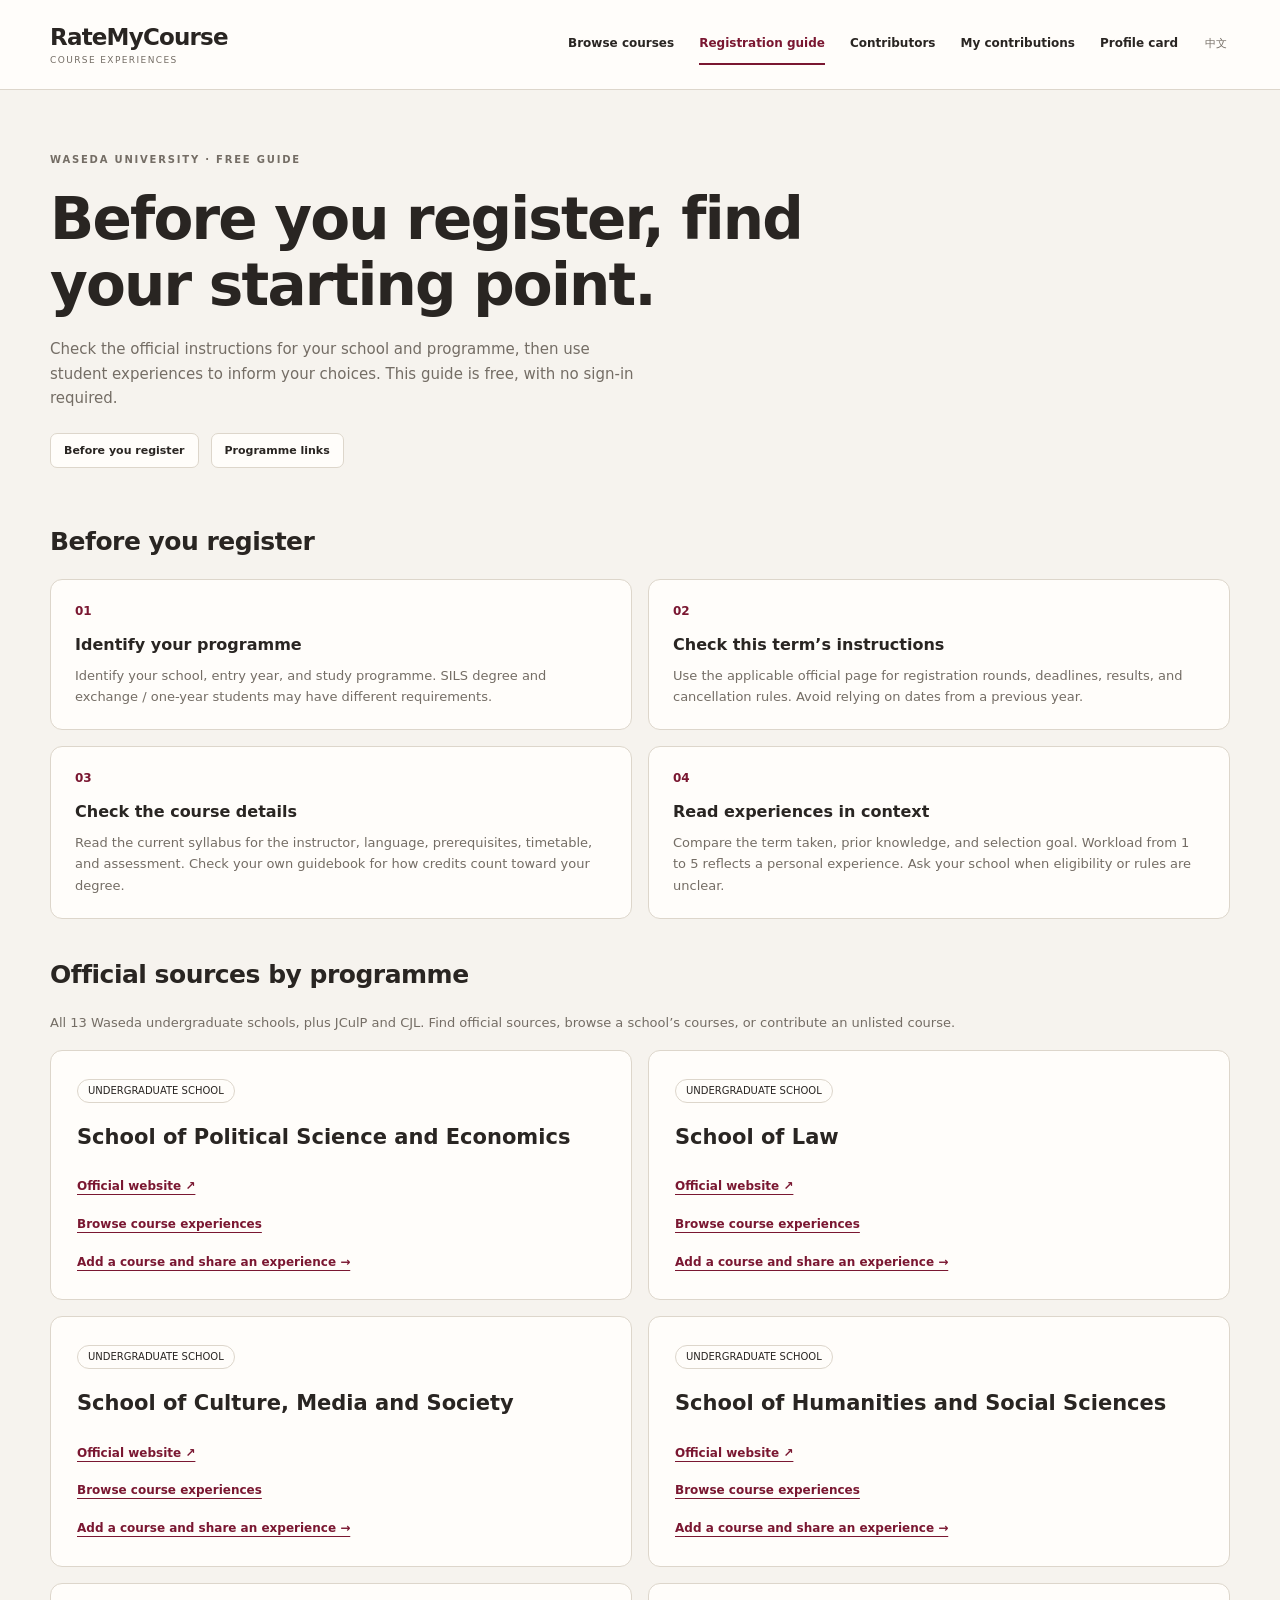
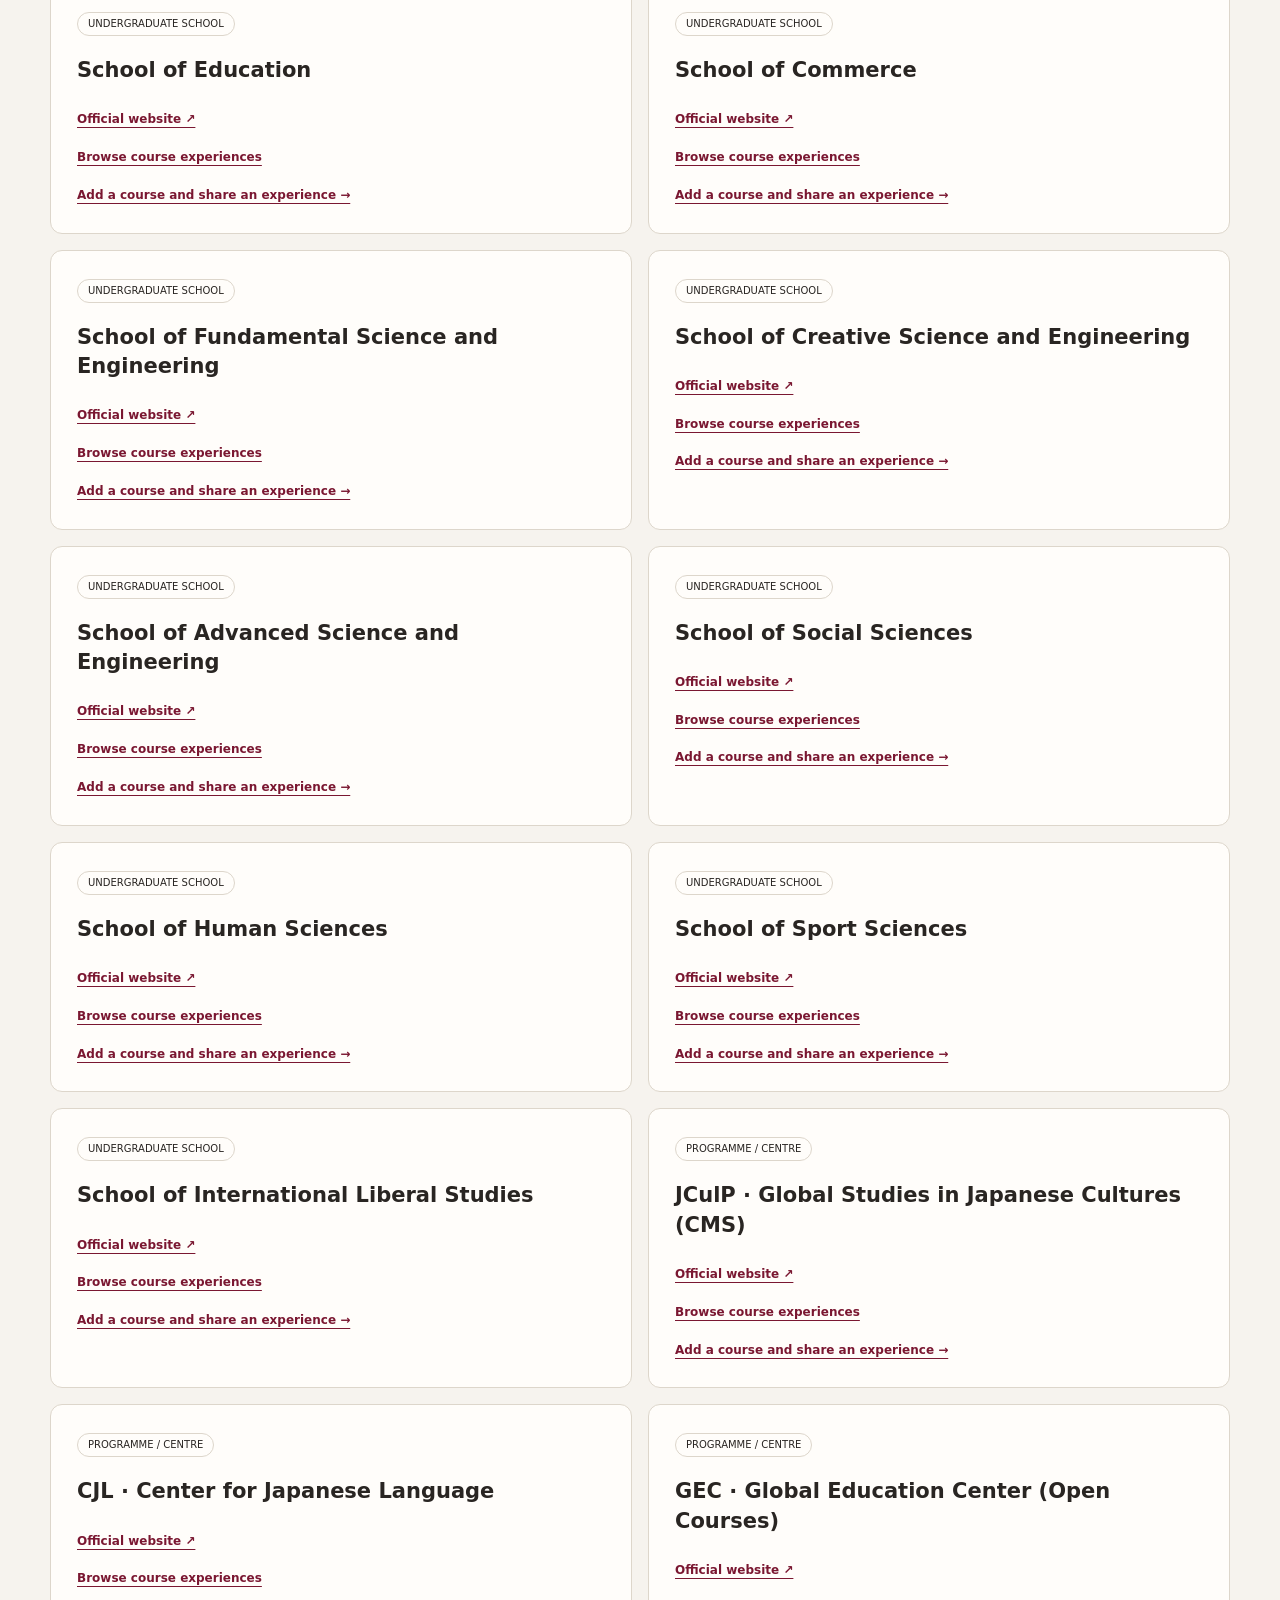
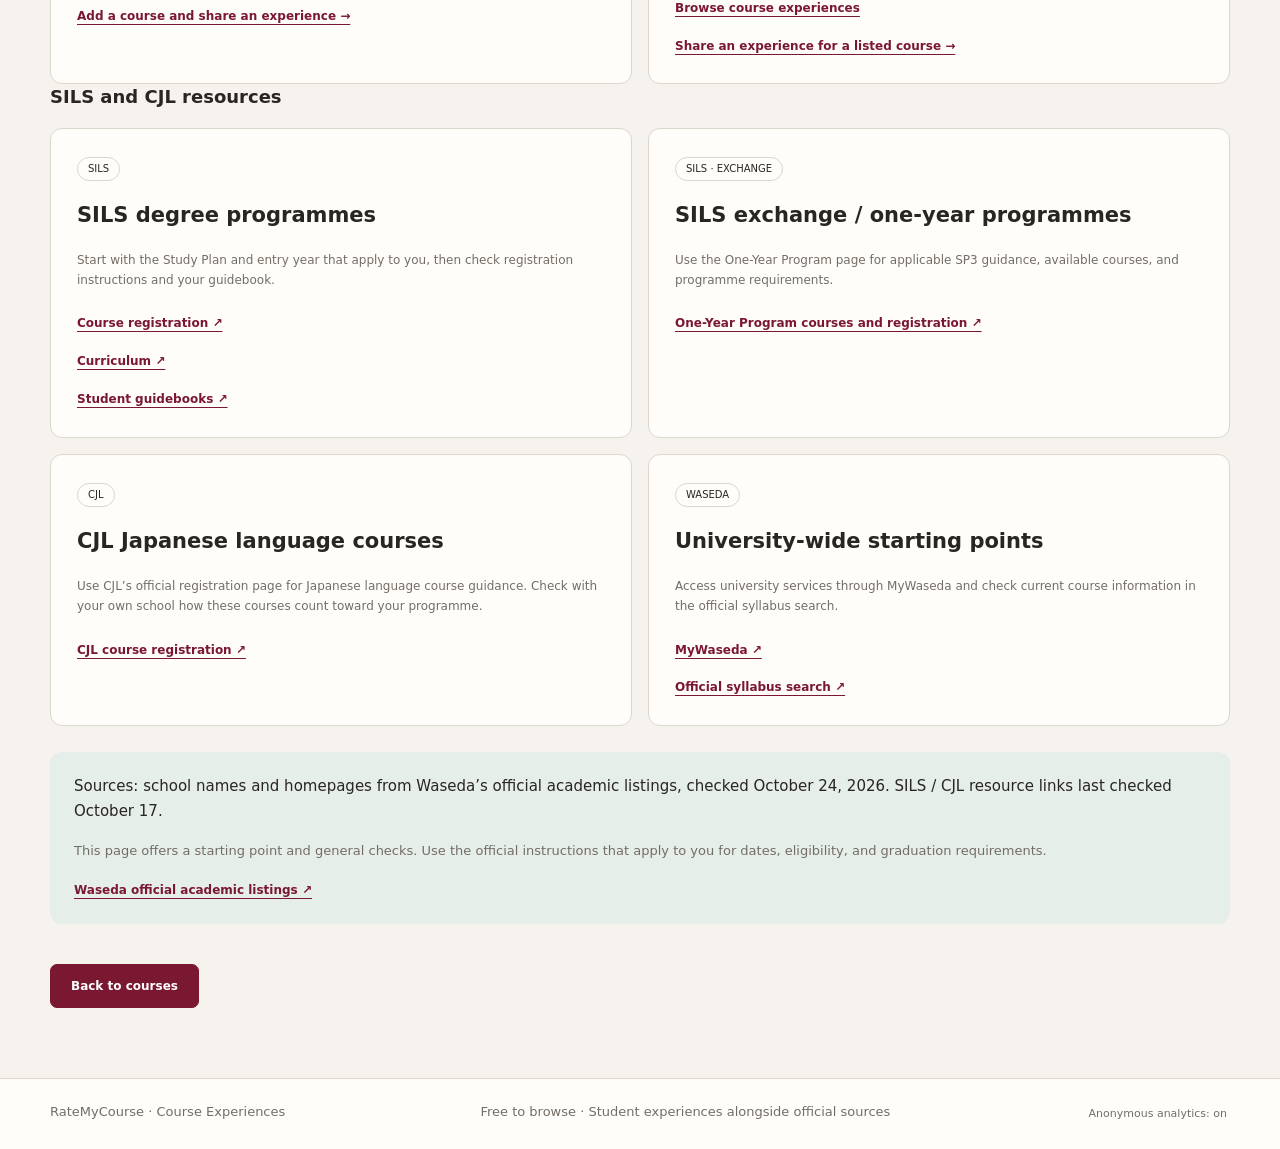
<file: guide.html>
<!doctype html>
<html lang="en">
<head>
  <meta charset="utf-8">
  <meta name="viewport" content="width=device-width, initial-scale=1">
  <meta name="description" content="A free Waseda course registration guide for all 13 undergraduate schools, JCulP and CJL, with official sources.">
  <title>Registration guide · RateMyCourse</title>
  <link rel="stylesheet" href="src/site/workspace.css?v=20261101-architecture-1">
  <script type="module" src="src/site/guide.js?v=20261101-architecture-1"></script>
</head>
<body class="guide-page">

<a class="skip" href="#main" data-zh="跳到主要内容" data-en="Skip to main content">Skip to main content</a>
<header class="site-header"><a class="brand" href="./#/browse" aria-label="RateMyCourse"><span>RateMyCourse<small>Course experiences</small></span></a><nav aria-label="RateMyCourse">
<a href="./#/browse" data-zh="课程浏览" data-en="Browse courses">Browse courses</a><a href="guide.html" aria-current="page" data-zh="选课指南" data-en="Registration guide">Registration guide</a><a href="./#/browse?section=contributors" data-zh="分享者" data-en="Contributors">Contributors</a><a href="./#/mine" data-zh="我的投稿" data-en="My contributions">My contributions</a><a href="./#/profile" data-zh="个人名片" data-en="Profile card">Profile card</a>
</nav><div class="community-actions"><button class="quiet" id="language-toggle" type="button" hidden>中文</button></div></header><main class="page shell" id="main" tabindex="-1"><section class="guide-intro"><p class="eyebrow">WASEDA UNIVERSITY · FREE GUIDE</p>
<h1  data-zh="选课前，先找到正确的入口。" data-en="Before you register, find your starting point.">Before you register, find your starting point.</h1>
<p class="subtext" data-zh="按自己的学部与项目核对官方说明，再结合修课体验做选择。本指南免费，无需登录。" data-en="Check the official instructions for your school and programme, then use student experiences to inform your choices. This guide is free, with no sign-in required.">Check the official instructions for your school and programme, then use student experiences to inform your choices. This guide is free, with no sign-in required.</p>
<div class="guide-jumps">
<a class="button secondary compact" href="#checklist" data-zh="选课前检查" data-en="Before you register">Before you register</a>
<a class="button secondary compact" href="#programmes" data-zh="学部／项目入口" data-en="Programme links">Programme links</a>
</div></section><section class="guide-section" id="checklist">
<h2  data-zh="选课前检查" data-en="Before you register">Before you register</h2>
<ol class="guide-checklist">
<li>
<h3  data-zh="确认自己的项目" data-en="Identify your programme">Identify your programme</h3>
<p  data-zh="区分学部、入学年份与学习项目。SILS 学位生与交换／一年项目的要求可能不同。" data-en="Identify your school, entry year, and study programme. SILS degree and exchange / one-year students may have different requirements.">Identify your school, entry year, and study programme. SILS degree and exchange / one-year students may have different requirements.</p>
</li>
<li>
<h3  data-zh="查看本学期注册说明" data-en="Check this term’s instructions">Check this term’s instructions</h3>
<p  data-zh="从适用的官方页面查看注册轮次、截止时间、结果公布和取消规则；不要沿用往年的日期。" data-en="Use the applicable official page for registration rounds, deadlines, results, and cancellation rules. Avoid relying on dates from a previous year.">Use the applicable official page for registration rounds, deadlines, results, and cancellation rules. Avoid relying on dates from a previous year.</p>
</li>
<li>
<h3  data-zh="核对课程是否适用" data-en="Check the course details">Check the course details</h3>
<p  data-zh="在当学期 Syllabus 中核对教师、语言、先修要求、时间和考核；学分如何计入毕业要求，请查看自己的 Guidebook。" data-en="Read the current syllabus for the instructor, language, prerequisites, timetable, and assessment. Check your own guidebook for how credits count toward your degree.">Read the current syllabus for the instructor, language, prerequisites, timetable, and assessment. Check your own guidebook for how credits count toward your degree.</p>
</li>
<li>
<h3  data-zh="带着背景阅读体验" data-en="Read experiences in context">Read experiences in context</h3>
<p  data-zh="比较作者的修读学期、基础与选课目标。Workload 1–5 是个人投入感受；具体资格或规则不清楚时，向所属学部确认。" data-en="Compare the term taken, prior knowledge, and selection goal. Workload from 1 to 5 reflects a personal experience. Ask your school when eligibility or rules are unclear.">Compare the term taken, prior knowledge, and selection goal. Workload from 1 to 5 reflects a personal experience. Ask your school when eligibility or rules are unclear.</p>
</li>
</ol></section><section class="guide-section" id="programmes">
<h2  data-zh="按学部／项目查看官方资料" data-en="Official sources by programme">Official sources by programme</h2>
<p class="small" data-zh="涵盖早稻田全部 13 个本科学部，另保留 JCulP 与 CJL。可查看官方资料、浏览本学部课程，或添加尚未收录的课程体验。" data-en="All 13 Waseda undergraduate schools, plus JCulP and CJL. Find official sources, browse a school’s courses, or contribute an unlisted course.">All 13 Waseda undergraduate schools, plus JCulP and CJL. Find official sources, browse a school’s courses, or contribute an unlisted course.</p>
<div class="guide-grid" id="school-directory"></div>
<h3 data-zh="SILS 与 CJL 专项资料" data-en="SILS and CJL resources">SILS and CJL resources</h3>
<div class="guide-grid">
<article><span class="pill">SILS</span>
<h3  data-zh="SILS 学位项目" data-en="SILS degree programmes">SILS degree programmes</h3>
<p  data-zh="先核对适用的 Study Plan 与入学年份，再查看注册说明和个人 Guidebook。" data-en="Start with the Study Plan and entry year that apply to you, then check registration instructions and your guidebook.">Start with the Study Plan and entry year that apply to you, then check registration instructions and your guidebook.</p>
<ul class="guide-links">
<li><a class="text-link" href="https://www.waseda.jp/fire/sils/en/students/registration/" target="_blank" rel="noreferrer" data-zh="课程注册 ↗" data-en="Course registration ↗">Course registration ↗</a></li>
<li><a class="text-link" href="https://www.waseda.jp/fire/sils/en/about/curriculum/" target="_blank" rel="noreferrer" data-zh="Curriculum 课程体系 ↗" data-en="Curriculum ↗">Curriculum ↗</a></li>
<li><a class="text-link" href="https://www.waseda.jp/fire/sils/en/students/studyguide/" target="_blank" rel="noreferrer" data-zh="学生 Guidebook ↗" data-en="Student guidebooks ↗">Student guidebooks ↗</a></li>
</ul></article>
<article><span class="pill">SILS · EXCHANGE</span>
<h3  data-zh="SILS 交换／一年项目" data-en="SILS exchange / one-year programmes">SILS exchange / one-year programmes</h3>
<p  data-zh="使用 One-Year Program 的专属入口，核对 SP3 等适用说明、开放课程与项目要求。" data-en="Use the One-Year Program page for applicable SP3 guidance, available courses, and programme requirements.">Use the One-Year Program page for applicable SP3 guidance, available courses, and programme requirements.</p>
<ul class="guide-links">
<li><a class="text-link" href="https://www.waseda.jp/fire/sils/en/oneyear/registration/" target="_blank" rel="noreferrer" data-zh="交换／一年项目课程与注册 ↗" data-en="One-Year Program courses and registration ↗">One-Year Program courses and registration ↗</a></li>
</ul></article>
<article><span class="pill">CJL</span>
<h3  data-zh="CJL 日语课程" data-en="CJL Japanese language courses">CJL Japanese language courses</h3>
<p  data-zh="通过 CJL 官方注册入口查看日语课程说明；课程是否计入所属项目，仍需核对本学部要求。" data-en="Use CJL’s official registration page for Japanese language course guidance. Check with your own school how these courses count toward your programme.">Use CJL’s official registration page for Japanese language course guidance. Check with your own school how these courses count toward your programme.</p>
<ul class="guide-links">
<li><a class="text-link" href="https://www.waseda.jp/inst/cjl/en/students/registration/" target="_blank" rel="noreferrer" data-zh="CJL 课程注册 ↗" data-en="CJL course registration ↗">CJL course registration ↗</a></li>
</ul></article>
<article><span class="pill">WASEDA</span>
<h3  data-zh="全校通用入口" data-en="University-wide starting points">University-wide starting points</h3>
<p  data-zh="通过 MyWaseda 进入校内服务，并使用官方 Syllabus 搜索核对当学期课程。" data-en="Access university services through MyWaseda and check current course information in the official syllabus search.">Access university services through MyWaseda and check current course information in the official syllabus search.</p>
<ul class="guide-links">
<li><a class="text-link" href="https://my.waseda.jp/" target="_blank" rel="noreferrer" data-zh="MyWaseda ↗" data-en="MyWaseda ↗">MyWaseda ↗</a></li>
<li><a class="text-link" href="https://www.wsl.waseda.jp/syllabus/JAA101.php?pLng=en" target="_blank" rel="noreferrer" data-zh="官方 Syllabus 搜索 ↗" data-en="Official syllabus search ↗">Official syllabus search ↗</a></li>
</ul></article>
</div><aside class="guide-note">
<p  data-zh="来源：学部名单及学部官网来自早稻田大学官方学部一览，核对于 2026 年 10 月 24 日。SILS／CJL 专项链接上次核对于 10 月 17 日。" data-en="Sources: school names and homepages from Waseda’s official academic listings, checked October 24, 2026. SILS / CJL resource links last checked October 17.">Sources: school names and homepages from Waseda’s official academic listings, checked October 24, 2026. SILS / CJL resource links last checked October 17.</p>
<p class="small" data-zh="本页提供查找路径与通用检查项；具体日期、注册资格及毕业学分要求以适用于你的官方说明为准。" data-en="This page offers a starting point and general checks. Use the official instructions that apply to you for dates, eligibility, and graduation requirements.">This page offers a starting point and general checks. Use the official instructions that apply to you for dates, eligibility, and graduation requirements.</p>
<a class="text-link" href="https://www.waseda.jp/top/academics" target="_blank" rel="noreferrer" data-zh="早稻田大学官方学部一览 ↗" data-en="Waseda official academic listings ↗">Waseda official academic listings ↗</a></aside></section>
<a class="button" href="./#/browse" data-zh="返回课程浏览" data-en="Back to courses">Back to courses</a>
</main><footer><span>RateMyCourse · Course Experiences</span>
<span  data-zh="免费浏览 · 学生体验与官方资料结合" data-en="Free to browse · Student experiences alongside official sources">Free to browse · Student experiences alongside official sources</span>
</footer></body></html>
</file>
<file: src/site/workspace.css>
:root{--paper:#f6f3ee;--surface:#fffdfa;--ink:#292522;--muted:#746d65;--line:#ddd6cb;--wine:#7a1731;--wine-soft:#f1e4e7;--green:#32675a;--green-soft:#e6eee9;--amber:#95601e;--amber-soft:#f7eddc}
*{box-sizing:border-box}body{margin:0;background:var(--paper);color:var(--ink);font:15px/1.65 "Avenir Next","Geist","PingFang SC",system-ui,sans-serif}a{color:inherit;text-decoration:none}button,input,select,textarea{font:inherit}button{cursor:pointer}button:disabled{opacity:.5;cursor:not-allowed}a,button,input,select,textarea{touch-action:manipulation}a:focus-visible,button:focus-visible,input:focus-visible,select:focus-visible,textarea:focus-visible{outline:3px solid #176a91;outline-offset:4px}button{border:0}input,select,textarea{width:100%;border:1px solid var(--line);border-radius:7px;background:white;padding:12px 14px;color:var(--ink);line-height:1.5}textarea{min-height:110px;resize:vertical}input::placeholder,textarea::placeholder{color:#93897e}input[type=checkbox],input[type=radio]{width:18px;height:18px;accent-color:var(--wine);flex-shrink:0}label{display:block;font-size:12px;font-weight:650}h1,h2,h3,p{margin-top:0}h1{font-size:42px;line-height:1.13;letter-spacing:-1.7px;margin-bottom:18px}h2{font-size:24px;line-height:1.3;letter-spacing:-.5px}h3{font-size:18px;line-height:1.4}p{margin-bottom:16px}[hidden]{display:none!important}.small{font-size:12px;color:var(--muted)}.eyebrow{font-size:10px;letter-spacing:1.8px;font-weight:700;color:var(--muted);text-transform:uppercase;margin-bottom:17px}.subtext{color:var(--muted);max-width:600px}.skip{position:absolute;top:-100px;background:white;padding:12px;z-index:20}.skip:focus{top:36px}
.review-bar{display:flex;align-items:center;justify-content:center;gap:18px;padding:7px 18px;background:var(--ink);color:#eee8df;font-size:10px;min-height:34px}.review-bar button{background:none;color:inherit;font-size:10px;padding:0;border-bottom:1px solid #8b837a}.site-header{display:flex;align-items:center;gap:35px;min-height:90px;padding:15px max(28px,calc((100% - 1180px)/2));border-bottom:1px solid var(--line);background:var(--surface)}.brand{display:flex;align-items:center;gap:11px;font-weight:750;font-size:23px;line-height:1.15;letter-spacing:-.8px;white-space:nowrap}.brand-mark{display:flex;align-items:center;justify-content:center;background:var(--wine);color:white;width:41px;height:41px;border-radius:10px;font-size:28px;letter-spacing:-3px;padding-right:3px;line-height:1}.brand small{display:block;color:var(--muted);font-size:9px;font-weight:500;letter-spacing:1px;margin-top:5px;text-transform:uppercase}nav{display:flex;gap:25px;margin-left:auto;font-size:12px;font-weight:650;white-space:nowrap}nav a{padding:10px 0;border-bottom:2px solid transparent}nav a:hover,nav a[aria-current=page]{color:var(--wine);border-color:var(--wine)}#account-nav{display:flex;align-items:center;gap:10px;font-size:12px;white-space:nowrap}.avatar{width:29px;height:29px;display:inline-flex;align-items:center;justify-content:center;background:var(--green-soft);color:var(--green);border-radius:50%;font-size:10px;font-weight:700;margin-right:5px}.quiet{background:none;color:var(--muted);padding:3px;font-size:11px}.button{display:inline-flex;align-items:center;justify-content:center;gap:9px;background:var(--wine);color:white;border:1px solid var(--wine);border-radius:7px;min-height:44px;padding:11px 20px;font-size:12px;font-weight:650;line-height:1.4;text-align:center}.button:hover{background:#611128}.button.secondary{background:var(--surface);color:var(--ink);border-color:var(--line)}.button.secondary:hover{border-color:var(--wine);color:var(--wine)}.button.compact{min-height:35px;padding:8px 13px;font-size:11px}.text-link{color:var(--wine);font-weight:650;font-size:12px;text-decoration:underline;text-underline-offset:4px}
.shell{width:min(1180px,calc(100% - 56px));margin:0 auto}.page{padding:40px 0 70px;min-height:640px}.pill{display:inline-flex;align-items:center;border:1px solid var(--line);background:var(--surface);border-radius:30px;padding:4px 10px;font-size:10px;line-height:1.4;white-space:nowrap}.pill.green{background:var(--green-soft);color:var(--green);border-color:transparent}.pill.amber{background:var(--amber-soft);color:var(--amber);border-color:transparent}.pill.wine{background:var(--wine-soft);color:var(--wine);border-color:transparent}.chips{display:flex;flex-wrap:wrap;gap:7px;align-items:center}.hero{padding:22px 0 38px;display:grid;grid-template-columns:1.1fr .8fr;gap:70px;align-items:start}.hero h1{font-size:57px;letter-spacing:-2.3px;margin-bottom:20px}.hero .subtext{max-width:505px;margin-bottom:27px}.search{display:flex;align-items:center;background:var(--surface);border:1px solid #bdb2a4;border-radius:9px;padding:7px;gap:8px;box-shadow:0 5px 20px #392f2306}.search svg{width:19px;height:19px;flex-shrink:0;margin-left:10px;color:var(--muted)}.search input{border:0;background:none;padding:9px 7px;min-width:0;font-size:13px}.search button{min-width:88px}.search-hint{font-size:10px;color:var(--muted);margin-top:12px}.hero-example{margin-top:8px;padding:25px;border:1px solid var(--line);border-top:3px solid var(--wine);border-radius:2px 2px 12px 12px;background:var(--surface);box-shadow:11px 12px 0 #e9e3d9}.hero-example h2{font-size:19px;line-height:1.55;margin:16px 0}.hero-example blockquote{margin:18px 0;font-size:13px;line-height:1.8;color:#5d5247;border-left:2px solid #d8bfc6;padding-left:14px}.mini-context{font-size:11px;color:var(--green)}.section-heading{display:flex;justify-content:space-between;align-items:baseline;gap:20px;margin:20px 0}.section-heading h2{margin:0;font-size:22px}.programmes,.course-grid,.guide-grid{display:grid;grid-template-columns:repeat(3,1fr);gap:16px}.programme-card{padding:23px 24px;background:var(--surface);border:1px solid var(--line);border-radius:12px;display:flex;flex-direction:column;align-items:flex-start}.programme-card:hover,.course-card:hover{border-color:#ad8b80}.programme-top{display:flex;justify-content:space-between;align-items:center;width:100%;margin-bottom:15px}.programme-top strong{font-size:25px;letter-spacing:-.7px}.programme-top span{font-size:20px;color:var(--wine)}.programme-card p{min-height:42px;font-size:12px;line-height:1.5;color:var(--muted);margin-bottom:17px}.programme-card small{font-size:10px;color:var(--green)}.programme-card.empty small{color:var(--muted)}.home-courses{padding-top:22px}.course-card{padding:23px;background:var(--surface);border:1px solid var(--line);border-radius:12px;display:flex;flex-direction:column}.course-card h3{margin:15px 0 8px;font-size:19px}.meta{font-size:10px;color:var(--muted);margin-bottom:16px}.snippet{font-size:12px;color:#61564b;flex:1;margin-bottom:20px}.card-bottom{display:flex;align-items:center;justify-content:space-between;gap:12px;border-top:1px solid var(--line);padding-top:14px;margin-top:4px;font-size:10px;color:var(--muted)}.arrow{font-size:20px;color:var(--wine)}.callout{display:flex;justify-content:space-between;align-items:center;gap:30px;padding:26px 0;border-top:1px solid var(--line);margin-top:35px}.callout h3{margin-bottom:5px}.callout p{margin:0;font-size:12px;color:var(--muted)}.page-heading{display:flex;align-items:flex-end;justify-content:space-between;gap:25px;margin-bottom:28px}.page-heading h1{font-size:38px;margin-bottom:12px}.page-heading p{margin-bottom:0}.list-search{margin-bottom:28px;box-shadow:none}.browse{display:grid;grid-template-columns:220px 1fr;gap:38px}.filters{border-top:1px solid var(--line);padding-top:20px}.filters h2{font-size:12px;margin-bottom:25px}.filter{margin-bottom:23px}.filter label{font-size:10px;text-transform:uppercase;letter-spacing:.7px;color:var(--muted);margin-bottom:8px}.filter select{background:none;font-size:11px;padding:10px}.results-meta{display:flex;justify-content:space-between;font-size:11px;color:var(--muted);margin-bottom:16px}.list-cards{display:grid;gap:15px}.course-card.list-card{display:grid;grid-template-columns:1fr 145px;gap:25px;align-items:center}.list-card .card-bottom{border-top:0;padding-top:0}.measures{border-left:1px solid var(--line);padding-left:22px;font-size:10px}.measures dt{color:var(--muted);margin-bottom:6px}.measures dd{margin:0 0 18px;font-weight:650}.bars{display:flex;gap:3px;margin-bottom:5px}.bars i{display:block;width:18px;height:5px;background:#e5dfd6;border-radius:2px}.bars i.on{background:var(--wine)}.empty-state{text-align:center;padding:48px 30px;border:1px dashed #c6bba9;border-radius:12px;background:var(--surface)}.empty-state h2{max-width:430px;margin:17px auto}.empty-state p{max-width:460px;margin:0 auto 22px;font-size:13px;color:var(--muted)}.empty-icon{display:inline-flex;align-items:center;justify-content:center;background:var(--wine-soft);color:var(--wine);width:53px;height:53px;border-radius:50%;font-size:27px}
.crumb{display:flex;gap:10px;font-size:11px;color:var(--muted);margin-bottom:27px}.detail-title{font-size:43px;margin:17px 0;max-width:880px}.facts{display:flex;flex-wrap:wrap;gap:10px 29px;padding:20px 0;border-top:1px solid var(--line);border-bottom:1px solid var(--line);margin:25px 0 29px;font-size:12px;color:var(--muted)}.facts strong{color:var(--ink)}.detail-layout{display:grid;grid-template-columns:minmax(0,1fr) 290px;gap:35px;align-items:start}.review-stack{display:grid;gap:22px}.experience{padding:27px;background:var(--surface);border:1px solid var(--line);border-radius:12px}.review-top{display:flex;justify-content:space-between;align-items:flex-start;gap:12px;margin-bottom:18px}.review-top strong{display:block;font-size:13px}.review-top small{font-size:10px;color:var(--muted)}.context{padding:16px 18px;border-radius:8px;background:#f0f0e8;border:1px solid #e2dfd2;margin:20px 0}.context-label{font-size:9px;letter-spacing:.8px;font-weight:700;color:var(--green);text-transform:uppercase;display:flex;justify-content:space-between;gap:12px;margin-bottom:13px}.context-label span{font-weight:400;color:var(--muted);text-transform:none;letter-spacing:0}.context-grid{display:grid;grid-template-columns:1fr 1fr;gap:14px 24px;margin:0}.context-grid dt{font-size:10px;color:var(--muted);margin-bottom:3px}.context-grid dd{font-size:12px;font-weight:600;margin:0}.review-body{font-size:13px;line-height:1.85}.review-body h3{font-size:11px;color:var(--muted);margin:21px 0 5px}.review-body p{margin-bottom:0}.review-bottom{border-top:1px solid var(--line);padding-top:16px;margin-top:22px;font-size:10px;color:var(--muted)}.side-card{padding:24px;border:1px solid var(--line);border-radius:12px;background:var(--surface);margin-bottom:18px}.side-card p{font-size:12px;color:var(--muted)}.side-card h3{font-size:17px}.side-card.green{background:var(--green-soft);border-color:transparent}.side-card .button{width:100%}
.form-shell,.submission-preview{max-width:850px}.steps{display:flex;list-style:none;padding:0;margin:30px 0}.steps li{flex:1;display:flex;align-items:center;gap:10px;font-size:11px;color:var(--muted);padding-bottom:14px;border-bottom:2px solid var(--line)}.steps li.active{color:var(--wine);border-color:var(--wine);font-weight:700}.steps b{display:inline-flex;align-items:center;justify-content:center;width:25px;height:25px;background:#e8e1d6;border-radius:50%;font-size:10px}.steps .active b{background:var(--wine);color:white}.panel{padding:30px;background:var(--surface);border:1px solid var(--line);border-radius:12px;margin-bottom:20px}.panel h2{font-size:21px;margin-bottom:9px}.panel .subtext{font-size:12px}.field{margin:20px 0}.field label{margin-bottom:7px}.optional{font-size:10px;color:var(--muted);font-weight:400;margin-left:6px}.hint{font-size:10px;color:var(--muted);margin-top:6px;margin-bottom:0}.field-grid{display:grid;grid-template-columns:1fr 1fr;gap:0 22px}.radio{display:flex;align-items:center;gap:12px;padding:17px;border:1px solid var(--line);border-radius:8px;margin:10px 0;cursor:pointer}.radio.selected{border-color:var(--wine);background:#fbf5f5}.radio span{flex:1}.radio strong{font-size:12px;display:block}.radio small{font-size:10px;font-weight:400;color:var(--muted)}.check{display:flex;align-items:flex-start;gap:11px;font-size:12px;font-weight:500;line-height:1.6;margin-top:18px}.check strong{display:block}.check small{display:block;font-size:10px;color:var(--muted)}.form-actions{display:flex;align-items:center;justify-content:space-between;gap:18px;margin:26px 0}.error{color:#a02b35;background:#fbebec;border:1px solid #edc9cf;border-radius:7px;padding:13px 16px;font-size:12px;margin-bottom:20px}.proposal-note{padding:14px 18px;border-left:3px solid #c79a5b;background:var(--amber-soft);font-size:12px;color:#72501e;margin-top:20px}.gated{max-width:650px;margin:45px auto;text-align:center;padding:44px;border:1px solid var(--line);border-radius:12px;background:var(--surface)}.gated .brand-mark{margin:0 auto 24px}.gated h1{font-size:31px}.gated p{font-size:13px;color:var(--muted)}.notice{background:var(--green-soft);border-radius:8px;padding:15px 20px;font-size:12px;color:var(--green);margin-bottom:25px}.status-tabs{display:flex;gap:24px;border-bottom:1px solid var(--line);font-size:12px;color:var(--muted);margin-bottom:25px}.status-tabs span{padding:10px 0}.status-tabs .active{border-bottom:2px solid var(--wine);color:var(--wine);font-weight:700}.submission{display:grid;grid-template-columns:1fr auto;gap:25px;padding:25px;background:var(--surface);border:1px solid var(--line);border-radius:12px;margin-bottom:17px}.submission h3{margin:14px 0 8px}.submission p{font-size:12px;color:var(--muted);margin-bottom:0}.submission-actions{display:flex;flex-direction:column;align-items:flex-end;justify-content:center;gap:13px}.guide-grid article{padding:26px;background:var(--surface);border:1px solid var(--line);border-radius:12px}.guide-grid article p{font-size:12px;color:var(--muted)}.guide-grid .pill{margin-bottom:20px}
footer{display:flex;justify-content:space-between;gap:25px;padding:23px max(28px,calc((100% - 1180px)/2));border-top:1px solid var(--line);font-size:10px;color:var(--muted);background:var(--surface)}dialog{width:min(540px,calc(100% - 36px));padding:40px;border:1px solid var(--line);border-radius:17px;box-shadow:0 30px 100px #29252235;color:var(--ink);background:var(--surface)}dialog::backdrop{background:#29252269;backdrop-filter:blur(3px)}dialog h2{font-size:28px;margin-bottom:16px}dialog p,dialog li{font-size:13px;color:var(--muted)}.close{position:absolute;right:16px;top:11px;background:none;color:var(--muted);font-size:25px}.login-mark{width:49px;height:49px;margin:25px 0 20px}.google{width:100%;margin:12px 0 21px;background:white;color:var(--ink);border-color:#bdb5aa}.google:hover{background:#f4f0e9}.preview-note{padding-top:15px;border-top:1px solid var(--line);font-size:10px!important;color:var(--amber)!important}.toast{position:fixed;bottom:25px;left:50%;transform:translateX(-50%);padding:13px 22px;border-radius:9px;box-shadow:0 5px 30px #0002;background:#294f46;color:white;font-size:12px;z-index:20;max-width:calc(100% - 30px);width:max-content}
@media(max-width:1050px){.site-header{gap:20px;padding:15px 28px}nav{gap:16px;font-size:11px}.brand{font-size:20px}.hero{gap:35px;grid-template-columns:1.1fr .9fr}.hero h1{font-size:46px}.detail-layout{grid-template-columns:1fr 255px;gap:24px}.account-label{display:none}}
@media(max-width:780px){.site-header{padding:17px 20px;gap:18px;flex-wrap:wrap}nav{order:3;width:100%;justify-content:space-between;margin-left:0;border-top:1px solid #ece5dc;padding-top:8px;gap:10px;font-size:10px}#account-nav{margin-left:auto}.brand{font-size:21px}.brand-mark{width:34px;height:34px;font-size:25px}.brand small{font-size:8px}.review-bar{justify-content:space-between;gap:7px;padding:7px 12px;font-size:9px}.review-bar span{font-size:8px}.review-bar button{font-size:9px;white-space:nowrap}.shell{width:calc(100% - 36px)}.page{padding-top:28px;padding-bottom:45px}.hero{grid-template-columns:1fr;gap:28px;padding:7px 0 28px}.hero h1{font-size:43px;letter-spacing:-1.7px}.hero-example{padding:23px;margin-right:7px;box-shadow:6px 7px 0 #e9e3d9}.hero .subtext{font-size:14px}.programmes,.course-grid,.guide-grid{grid-template-columns:1fr}.programme-card{padding:19px 21px}.programme-card p{min-height:0;margin-bottom:12px}.programme-top{margin-bottom:8px}.programme-top strong{font-size:21px}.section-heading{gap:12px}.section-heading h2{font-size:19px}.section-heading .text-link{font-size:10px;white-space:nowrap}.callout{align-items:flex-start;flex-direction:column;gap:16px}.page-heading{align-items:flex-start;flex-direction:column;gap:15px}.page-heading h1{font-size:32px}.browse{grid-template-columns:1fr;gap:18px}.filters{display:grid;grid-template-columns:1fr 1fr;gap:0 14px;padding-top:16px}.filters h2{grid-column:1/-1;margin-bottom:15px}.filter{margin-bottom:12px}.filter:last-child{grid-column:1/-1}.course-card.list-card{grid-template-columns:1fr;gap:10px;padding:21px}.measures{border-left:0;border-top:1px solid var(--line);padding:14px 0 0;display:flex;gap:30px;margin:0}.measures dd{margin-bottom:0}.detail-title{font-size:35px}.detail-layout{grid-template-columns:1fr}.facts{gap:8px 18px}.experience{padding:18px}.context{padding:14px}.context-grid{gap:13px 17px}.context-grid dd{font-size:11px}.context-label{font-size:8px}.review-top strong{font-size:12px}.review-top .pill{font-size:9px}.field-grid{grid-template-columns:1fr;gap:0}.panel{padding:22px}.steps{margin:25px 0}.steps li{font-size:10px;gap:7px}.steps b{width:22px;height:22px;font-size:9px}.form-actions .button{padding:11px 15px}.gated{padding:30px 22px;margin:25px auto}.submission{grid-template-columns:1fr;gap:18px}.submission-actions{flex-direction:row;align-items:center;justify-content:flex-start}.status-tabs{gap:20px;font-size:11px}footer{flex-direction:column;gap:5px;padding:20px 18px;font-size:9px}dialog{padding:33px 25px}.search button{min-width:70px;padding:11px 13px}.search input{font-size:12px}.search svg{width:17px;height:17px;margin-left:5px}}
.course-card h3 a:hover{color:var(--wine);text-decoration:underline;text-underline-offset:4px}.course-card.list-card{grid-template-columns:minmax(0,1fr) 175px;align-items:start}.course-card>div{min-width:0}.perspective-note{margin-bottom:10px;font-size:10px}.audience-notes{display:grid;gap:12px;margin:18px 0}.audience-notes div{padding-left:12px;border-left:2px solid #b6cbbd}.audience-notes div+div{border-color:#d1b39b}.audience-notes dt{font-size:10px;color:var(--muted);font-weight:650;margin-bottom:4px}.audience-notes dd{font-size:12px;line-height:1.7;margin:0}.course-grid .audience-notes dd{display:-webkit-box;-webkit-line-clamp:3;-webkit-box-orient:vertical;overflow:hidden}.card-bottom{flex-wrap:wrap}.card-bottom .text-link{font-size:10px}.card-measures{display:grid;gap:19px;border-top:1px solid var(--line);padding-top:18px;margin-top:16px}.list-card .card-measures{border-top:0;border-left:1px solid var(--line);padding:0 0 0 20px;margin:0}.card-measures p{font-size:11px;margin-bottom:0;white-space:pre-line}.measure-label{font-size:10px!important;color:var(--muted);margin-bottom:5px!important}.workload-score{display:inline-flex;align-items:center;gap:10px;color:var(--wine)}.workload-score>strong{font-size:27px;line-height:1.3;letter-spacing:-.7px}.workload-score small{font-size:12px;font-weight:500;letter-spacing:0;color:var(--muted)}.workload-score>span{font-size:11px;font-weight:650}.scale-guide{border:1px solid var(--line);border-radius:7px;padding:11px 12px;margin:10px 0 23px;font-size:11px;color:var(--muted)}.scale-guide summary{cursor:pointer;font-size:11px;font-weight:650;color:var(--wine);line-height:1.6}.scale-guide p{font-size:11px;margin:10px 0 0;line-height:1.7}.scale-guide ol{list-style:none;padding:0;margin:13px 0;display:grid;gap:5px}.scale-guide li b{display:inline-flex;align-items:center;justify-content:center;width:21px;height:21px;background:var(--wine-soft);color:var(--wine);border-radius:4px;margin-right:6px}.side-card .scale-guide{padding:0;border:0;margin-bottom:17px}.audience-filter{padding-top:17px;margin:0 0 24px;border-top:1px solid var(--line)}.audience-filter h3{font-size:12px;margin-bottom:17px}.audience-filter input{font-size:11px;padding:10px}.audience-filter .button{width:100%;margin-top:14px}.course-facts{display:grid;grid-template-columns:repeat(3,minmax(0,1fr));gap:17px 27px;padding:21px 0;border-top:1px solid var(--line);margin:25px 0 0}.course-facts dt{font-size:10px;color:var(--muted);margin-bottom:3px}.course-facts dd{font-size:12px;margin:0;overflow-wrap:anywhere}.syllabus-row{display:flex;align-items:center;flex-wrap:wrap;gap:12px 24px;padding:0 0 21px;border-bottom:1px solid var(--line);margin-bottom:27px}.syllabus-row .small{font-size:10px}.review-measures{display:flex;flex-wrap:wrap;gap:10px;margin:0 0 22px;padding:0}.review-measures>div{padding:10px 14px;background:var(--green-soft);border:1px solid var(--line);border-radius:8px;min-width:0}.review-measures dt{font-size:13px;color:var(--green);margin:0 0 4px}.review-measures dd{display:flex;align-items:baseline;flex-wrap:wrap;gap:6px;margin:0;font-size:14px;line-height:1.5}.review-measures dd strong{font-size:16px;color:var(--ink)}.fit-pair{display:grid;grid-template-columns:1fr 1fr;gap:20px;margin-top:20px}.fit-pair section{padding:14px 16px;background:var(--green-soft);border-radius:7px}.fit-pair [data-review-field="avoid"]{background:#f4ebe0}.fit-pair h3{color:var(--ink);margin-top:0}.review-body p{white-space:pre-line;overflow-wrap:anywhere}.workload-picker{padding:0;margin:23px 0;border:0;min-width:0}.workload-picker legend{font-size:12px;font-weight:650}.workload-picker>.hint{font-size:11px}.score-options{display:grid;grid-template-columns:repeat(5,minmax(0,1fr));gap:10px;margin-top:14px}.score-options label{position:relative;cursor:pointer}.score-options input{position:absolute;top:10px;left:10px;margin:0;width:14px;height:14px}.score-options span{display:flex;align-items:center;justify-content:center;flex-direction:column;min-height:84px;padding:12px 7px 9px;border:1px solid var(--line);border-radius:8px;background:white}.score-options b{font-size:25px;line-height:1.5}.score-options small{font-size:10px;color:var(--muted);text-align:center;font-weight:450}.score-options input:checked+span{border-color:var(--wine);background:var(--wine-soft);color:var(--wine)}.score-options input:focus-visible+span{outline:3px solid #176a91;outline-offset:3px}.workload-picker .scale-guide{margin-bottom:0}.field label .optional{display:inline-block}.review-top small{display:block}
@media(max-width:780px){.course-card.list-card{grid-template-columns:minmax(0,1fr)}.list-card .card-measures{grid-template-columns:1fr 1fr;border-left:0;border-top:1px solid var(--line);padding:16px 0 0}.list-card .card-measures>div:last-child{grid-column:1/-1}.filters>.scale-guide,.filters>.audience-filter{grid-column:1/-1}.audience-filter{margin-top:7px}.course-facts{grid-template-columns:repeat(2,minmax(0,1fr));gap:15px 18px}.fit-pair{grid-template-columns:1fr;gap:12px}.review-measures{gap:12px}.review-measures .workload-score{flex-wrap:wrap;gap:4px 9px}.score-options{gap:6px}.score-options input{top:7px;left:7px;width:12px;height:12px}.score-options span{min-height:86px;padding:17px 3px 8px}.score-options small{font-size:9px}.course-grid .audience-notes dd{-webkit-line-clamp:unset}.syllabus-row{align-items:flex-start;flex-direction:column;gap:8px}}
@media(prefers-reduced-motion:reduce){*{scroll-behavior:auto!important;transition:none!important}}

.community-actions{display:flex;align-items:center;gap:12px;white-space:nowrap}
.community-actions #account-nav{display:flex;align-items:center;gap:10px}
.profile-avatar{width:84px;height:84px;border:1px solid var(--line);font-size:26px;overflow:hidden;flex:none}
.profile-avatar img,.review-avatar img,.person-avatar img{width:100%;height:100%;object-fit:cover}
.review-identity{display:flex;align-items:center;gap:12px;margin-bottom:6px}
.review-identity>div{display:grid;gap:3px}
.review-identity strong{font-size:13px}
.review-identity small{font-size:10px;color:var(--muted)}
.review-identity .text-link{margin-left:auto;font-size:10px}
.review-avatar{display:flex;align-items:center;justify-content:center;width:42px;height:42px;border-radius:50%;overflow:hidden;background:var(--green-soft);color:var(--green);font-weight:700;flex:none}
.review-top>div>small{display:block;color:var(--muted);margin:4px 0 0 54px}
.person-avatar{display:flex;width:112px;height:112px;border-radius:50%;overflow:hidden;align-items:center;justify-content:center;background:var(--green-soft);color:var(--green);font-size:38px;font-weight:700;margin-bottom:25px}
.public-person{max-width:760px;margin:30px auto;padding:36px;background:var(--surface);border:1px solid var(--line);border-radius:12px}
.public-person h1{font-size:38px}
.public-person .context-grid{margin:25px 0}
.search{max-width:700px}
.search input{min-width:0}
.file-actions input{position:absolute;width:1px;height:1px;opacity:0;pointer-events:none}
.field input[type=file]{width:auto}
@media(max-width:780px){.community-actions{margin-left:auto;gap:6px}.community-actions .button{min-height:33px;padding:7px 9px;font-size:9px}.community-actions #account-nav{gap:4px}.public-person{padding:24px 20px}.review-identity .text-link{font-size:9px}}

/* Homepage and lightweight registration guide reuse the existing Odyssey palette. */
.page-heading h2{font-size:32px;letter-spacing:-1px;margin:0}
.guide-intro{max-width:780px;padding:22px 0 28px}
.guide-intro h1{font-size:clamp(36px,5vw,58px);letter-spacing:-1.8px;line-height:1.15}
.guide-jumps{display:flex;gap:12px;flex-wrap:wrap;margin:22px 0 0}
.guide-section{scroll-margin-top:24px;margin:30px 0 40px}
.guide-section>h2{font-size:25px}
.guide-grid{grid-template-columns:repeat(2,minmax(0,1fr))}
.guide-grid h3{font-size:21px}
.guide-links{list-style:none;padding:0;margin:20px 0 0;display:grid;gap:13px}
.guide-links a{overflow-wrap:anywhere}
.guide-checklist{padding:0;list-style:none;counter-reset:guide;display:grid;grid-template-columns:repeat(2,minmax(0,1fr));gap:16px}
.guide-checklist li{counter-increment:guide;padding:22px 24px;background:var(--surface);border:1px solid var(--line);border-radius:12px}
.guide-checklist li:before{content:"0" counter(guide);display:block;color:var(--wine);font-size:12px;font-weight:700;margin-bottom:12px}
.guide-checklist h3{font-size:16px;margin-bottom:8px}
.guide-checklist p{color:var(--muted);font-size:13px;margin:0}
.guide-note{padding:22px 24px;background:var(--green-soft);border-radius:12px;margin:26px 0}
.guide-note p:last-child{margin-bottom:0}
.guide-page footer a{font-size:inherit}
@media(max-width:780px){.guide-grid,.guide-checklist{grid-template-columns:1fr}.guide-intro{padding-top:7px}.guide-intro h1{font-size:39px}.page-heading h2{font-size:27px}}

/* RateMyCourse: reading first, with the existing paper / burgundy identity. */
:root{--motion-quick:180ms;--motion-settle:420ms;--motion-curve:cubic-bezier(.2,.75,.25,1)}
.brand{white-space:nowrap;font-size:23px;letter-spacing:-.8px;gap:0}
.brand small{font-size:9px;letter-spacing:1.4px;font-weight:500}
.site-header{gap:24px}
.hero{padding:8px 0 30px;gap:56px;grid-template-columns:minmax(0,1.35fr) minmax(270px,.75fr)}
.hero h1{font-size:clamp(36px,4vw,54px);line-height:1.08;max-width:640px;margin-bottom:18px}
.hero .subtext{font-size:15px;line-height:1.7;max-width:590px;margin-bottom:23px}
.hero-example{padding:21px 24px;box-shadow:7px 8px 0 #e9e3d9}
.hero-example h2{margin:12px 0 10px}
.hero-example p{font-size:14px;line-height:1.7}
.hero .eyebrow{font-size:11px}
.page-heading{padding-top:25px;border-top:1px solid var(--line);margin-bottom:23px}
.page-heading h2{font-size:29px}
.browse{grid-template-columns:200px minmax(0,1fr);gap:30px;align-items:start}
.course-grid{grid-template-columns:repeat(2,minmax(0,1fr));align-items:stretch;gap:20px}
.course-card{min-width:0;padding:24px;transition:border-color var(--motion-quick),box-shadow var(--motion-quick)}
.course-card:hover{box-shadow:0 8px 24px #392f2309}
.course-card h3{font-size:21px;line-height:1.3;margin-top:14px}
.course-card .snippet{font-size:14px;line-height:1.7;display:-webkit-box;-webkit-line-clamp:3;-webkit-box-orient:vertical;overflow:hidden;flex:none;margin-bottom:4px}
.course-card .meta,.course-card .perspective-note{font-size:12px;line-height:1.6}
.course-card .perspective-note{margin-bottom:6px}
.course-card .audience-notes{gap:13px;margin:16px 0}
.course-card .audience-notes div{border:0;padding:0}
.course-card .audience-notes dt{font-size:12px;color:var(--wine);margin-bottom:3px}
.course-card .audience-notes dd{font-size:14px;line-height:1.6;-webkit-line-clamp:3}
.card-measures{grid-template-columns:1fr 1fr;gap:16px;margin-top:auto;padding-top:15px;padding-bottom:16px}
.card-measures .small{display:none}
.card-measures .measure-label{font-size:12px!important}
.card-measures p{font-size:14px}
.card-bottom .text-link{font-size:12px}
.filters h2{font-size:14px;margin-bottom:19px}
.filter label{font-size:11px;letter-spacing:.5px}
.filter select,.audience-filter input{font-size:14px;min-height:44px}
.audience-filter h3{font-size:14px}
.hint,.results-meta{font-size:12px;line-height:1.6}
.translation-note{font-size:12px;color:var(--muted);line-height:1.6;margin:2px 0 8px}
.translation-note:empty{display:none}
.source-note,.original-review{font-size:13px;color:var(--muted);line-height:1.7;margin:15px 0}
.source-note summary,.original-review summary{cursor:pointer;color:var(--wine);width:fit-content}
.source-note p{margin-top:10px}
.original-review{padding-top:16px;border-top:1px solid var(--line)}
.review-body p{font-size:15px;line-height:1.8;max-width:72ch}
.review-body h3{font-size:14px;margin:20px 0 7px}
.review-measures .measure-label{display:block;margin-bottom:7px!important;font-size:12px!important}
.review-identity small,.review-top>div>small{font-size:12px;line-height:1.6}
.course-facts dt{font-size:12px}.course-facts dd{font-size:14px}
.button{transition:transform var(--motion-quick) var(--motion-curve),background-color var(--motion-quick),box-shadow var(--motion-quick)}
.button:active{transform:translateY(1px) scale(.98)}
:focus-visible{outline:3px solid #176a91;outline-offset:4px}
@keyframes settle-in{from{opacity:1;transform:translateY(12px)}to{opacity:1;transform:translateY(0)}}
.is-entering .hero>div{animation:settle-in 420ms var(--motion-curve) both}
.is-entering .hero>aside{animation:settle-in 420ms 60ms var(--motion-curve) both}
.is-entering .page-heading{animation:settle-in 420ms 100ms var(--motion-curve) both}
@media(min-width:1100px){.filter-panel{position:sticky;top:24px}}
@media(max-width:1050px){.hero{gap:30px}.site-header{gap:18px}.brand{font-size:21px}nav{gap:12px}.browse{grid-template-columns:180px minmax(0,1fr);gap:22px}.course-card{padding:20px}.course-card h3{font-size:19px}}
@media(max-width:780px){.brand{font-size:22px}.hero{grid-template-columns:1fr;gap:20px}.hero h1{font-size:40px}.hero-example{box-shadow:none;margin:0;padding:18px 20px}.hero-example h2{font-size:17px}.hero-example p{margin-bottom:12px}.page-heading{padding-top:20px}.browse{grid-template-columns:minmax(0,1fr);gap:18px}.course-grid{grid-template-columns:minmax(0,1fr)}.course-card{padding:23px}.course-card h3{font-size:22px}.course-card .audience-notes dd{-webkit-line-clamp:3}.filters{gap:0 14px}.audience-filter{margin-bottom:8px}.results-meta{gap:20px}.site-header nav{font-size:11px}.community-actions .button{font-size:11px}.review-body p{font-size:15px}.review-measures{gap:18px}.card-measures{grid-template-columns:1fr 1fr}}
@media(prefers-reduced-motion:reduce){*,*::before,*::after{animation:none!important;transition:none!important;scroll-behavior:auto!important}}
/* Supporting prose stays readable at the actual viewing size. */
.course-card .meta,.course-card .perspective-note,.translation-note,.hint,.results-meta,.small,.source-note .small{font-size:13px;line-height:1.65}
.namecard-wall[hidden]{display:none}
.namecard-wall{border-top:1px solid var(--line);background:#eee9df;scroll-margin-top:24px}
.namecard-wall__head,.namecard-wall__status{max-width:1244px}
@media(min-width:781px){.namecard-wall__viewport{padding-inline:max(32px,calc((100% - 1180px)/2))}}
@media(max-width:1050px) and (min-width:781px){.site-header{flex-wrap:wrap}.site-header nav{order:3;width:100%;margin:0;justify-content:space-between}.community-actions{margin-left:auto}}

.course-grid:has(>.course-card:only-child){grid-template-columns:minmax(0,1fr)}
.course-grid:has(>.course-card:only-child) .snippet{max-width:72ch}

footer,#auth-notice{font-size:13px;line-height:1.6}
.detail-title{font-size:clamp(24px,2.4vw,32px);line-height:1.25;letter-spacing:-.6px;margin:0;max-width:100%;overflow-wrap:anywhere}
.course-facts{padding-top:14px;margin-top:18px}
.syllabus-row{padding-bottom:16px;margin-bottom:18px}
.review-top{margin-bottom:14px}


.course-card .audience-notes>div:first-child dd{display:block;overflow:visible;-webkit-line-clamp:unset}
.course-card .audience-notes{margin-top:12px}
.audience-filter{padding-top:14px;margin-bottom:12px}
.audience-filter summary{font-size:13px;color:var(--wine);font-weight:650;cursor:pointer;line-height:1.6;padding:4px 0}
.audience-filter[open] summary{margin-bottom:14px}
.filter-reset{font-size:13px;min-height:44px;text-align:left;padding:8px 0}
@media(max-width:780px){.filters>.audience-filter,.filters>.filter-reset{grid-column:1/-1}.filter label{margin-bottom:6px}.filters .filter{margin-bottom:12px}.results-meta{align-items:baseline}.results-meta>span:first-child{flex:0 0 auto;white-space:nowrap}.results-meta>span:last-child{text-align:right;max-width:70%}}
@supports(animation-timeline:view()){@media(prefers-reduced-motion:no-preference){.namecard-wall__head{animation:wall-arrival linear both;animation-timeline:view();animation-range:entry 0% entry 85%}@keyframes wall-arrival{from{transform:translateY(24px);opacity:1}to{transform:translateY(0);opacity:1}}}}

.course-card .audience-notes dd{max-width:66ch}
@media(max-width:780px){.site-header nav{display:grid;grid-template-columns:repeat(3,minmax(0,1fr));gap:0 12px;font-size:12px}.site-header nav a{min-height:40px;display:flex;align-items:center;white-space:normal;line-height:1.35}.site-header .community-actions{gap:7px}.site-header .community-actions .button{font-size:11px;padding-inline:9px}.results-meta{scroll-margin-top:20px}}
.side-card p{font-size:14px;line-height:1.7;color:#574f47}
.results-meta{scroll-margin-top:24px}

/* Keep navigation available at contributor and course scroll destinations. */
.site-header{position:sticky;top:0;z-index:10}
.page,.guide-section,#contributors-wall,.results-meta{scroll-margin-top:calc(var(--site-header-height,90px) + 20px)}
@media(min-width:1100px){.filter-panel{top:calc(var(--site-header-height,90px) + 24px)}}


/* Course facts and each contributor's perspective have separate reading roles. */
.card-perspective{display:flex;flex-direction:column;flex:1;border-top:1px solid var(--line);padding-top:14px;margin-top:4px}
.card-perspective .perspective-note{color:var(--ink);font-weight:650;margin-bottom:3px}
.perspective-scope{font-size:13px;line-height:1.6;color:var(--muted);margin-bottom:12px}
.intro-compact,.guide-compact,.contribute-compact,.nav-toggle{display:none}
.filter-panel{min-width:0}
.filter-panel>summary{display:none}
.draft-status{padding:10px 14px;border-left:3px solid var(--amber);background:var(--amber-soft);color:#72501e}

@media(max-width:780px){
  .site-header:has(.nav-toggle){display:grid;grid-template-columns:minmax(0,1fr) auto;gap:0 12px;min-height:74px;padding:12px 20px}
  .site-header .nav-toggle{display:inline-flex;align-items:center;justify-content:center;min-width:64px;min-height:44px;padding:8px 12px;border:1px solid var(--line);border-radius:7px;background:var(--surface);color:var(--ink);font-size:14px}
  .site-header:has(.nav-toggle) nav,.site-header:has(.nav-toggle) .community-actions{display:none}
  .site-header[data-menu-open] nav{display:grid;grid-column:1/-1;grid-template-columns:repeat(2,minmax(0,1fr));gap:0 12px;margin:12px 0 0;padding-top:8px;border-top:1px solid var(--line)}
  .site-header[data-menu-open] nav a{min-height:44px;font-size:14px}
  .site-header[data-menu-open] .community-actions{display:flex;grid-column:1/-1;margin:8px 0 0;padding-top:8px;border-top:1px solid var(--line);justify-content:space-between;gap:12px}
  .site-header .community-actions .quiet,.site-header .community-actions .button{min-height:44px;font-size:13px}
  .page{padding-top:18px}
  .hero{gap:6px;padding:0 0 18px}
  .hero .eyebrow,.intro-full,.guide-full,.contribute-full{display:none}
  .intro-compact,.guide-compact,.contribute-compact{display:inline}
  .hero h1{font-size:32px;line-height:1.15;letter-spacing:-1px;margin-bottom:12px}
  .hero .subtext{font-size:15px;line-height:1.55;margin-bottom:16px}
  .search input,input,select,textarea{font-size:16px}
  .hero-example{padding:0;border:0;background:none;box-shadow:none}
  .hero-example>.pill,.hero-example>h2,.hero-example>p{display:none}
  .hero-example .button{border:0;background:none;color:var(--wine);padding:8px 0;font-size:14px;text-decoration:underline;text-underline-offset:4px;justify-content:flex-start}
  .page-heading{gap:16px;align-items:center;margin-bottom:18px}
  .page-heading h2{font-size:25px}
  .browse-heading{flex-direction:row;text-align:left}
  .page-heading>.button{background:none;border-color:var(--line);color:var(--wine);font-size:13px;padding-inline:12px;max-width:52%}
  .filter-panel{border-top:1px solid var(--line);border-bottom:1px solid var(--line)}
  .filter-panel>summary{display:flex;align-items:center;justify-content:space-between;gap:12px;min-height:48px;padding:10px 0;color:var(--wine);font-size:15px;font-weight:650;cursor:pointer}
  .filter-panel>summary:after{content:'＋';font-size:18px}
  .filter-panel[open]>summary:after{content:'−'}
  .filter-panel>summary>span{color:var(--muted);font-size:13px;font-weight:400;margin-left:auto}
  .filter-panel .filters{border:0;padding:8px 0 0}
  .filter-panel .filters>h2{display:none}
  .filter-panel .filter label{font-size:13px}
  .filter-panel .filter select,.filter-panel .audience-filter input{font-size:16px}
  .results-meta{align-items:start;gap:12px}
  .results-meta>span:last-child{max-width:76%}
  .card-bottom{align-items:flex-start;flex-wrap:wrap}
}

/* Approved profile photo flow: one source, independent landscape and round framing. */
.profile-editor-layout{grid-template-columns:minmax(0,1fr) 344px;gap:36px;align-items:start}.profile-editor-layout>.form-shell{min-width:0}.profile-editor-layout>aside{position:sticky;top:calc(var(--site-header-height,90px) + 20px);min-width:0}.profile-background{margin:18px 0 28px}.profile-background>summary{color:var(--wine);cursor:pointer;min-height:44px;padding:10px 0}.photo-editor{border-block:1px solid var(--line);padding:24px 0;margin:24px 0}.photo-editor h2{font-size:21px;margin:0 0 8px}.photo-editor>label{display:block;font-size:14px;margin-top:18px}.photo-editor input[type=file]{max-width:100%;font-size:14px;margin-top:10px}.crop-tabs{display:flex;gap:8px;margin:20px 0 14px}.crop-tabs button{min-height:44px;padding:10px 16px;background:transparent;border:0;border-bottom:2px solid transparent;color:var(--muted);font:inherit;font-size:14px;cursor:pointer}.crop-tabs button[aria-selected=true]{border-color:var(--wine);color:var(--wine);font-weight:650}.crop-frame{position:relative;overflow:hidden;background:#e6ded2;aspect-ratio:1.65;touch-action:none;cursor:grab;max-width:100%;border-radius:8px;transition:border-radius .18s ease}.crop-frame[data-shape=avatar]{aspect-ratio:1;max-width:330px;margin-inline:auto;border-radius:50%}.crop-frame:active{cursor:grabbing}.crop-frame img,.photo-window img{width:100%;height:100%;object-fit:cover;position:absolute;inset:0;max-width:none;pointer-events:none;user-select:none}.crop-frame:after{content:'';position:absolute;inset:33.333%;border:1px solid #ffffff75;pointer-events:none}.crop-controls{margin:18px 0 0;padding:0;border:0;display:grid;gap:12px}.crop-controls label{display:grid;grid-template-columns:100px minmax(0,1fr);align-items:center;gap:14px;font-size:14px}.crop-controls input{padding:0;accent-color:var(--wine);min-height:40px}.crop-actions{display:flex;gap:10px;flex-wrap:wrap;margin-top:18px}.crop-status{min-height:24px;margin:14px 0 0}.photo-remove{background:none;border:0;padding:10px 0;min-height:44px;font:inherit;cursor:pointer}.profile-preview>summary{font-size:18px;font-weight:650;cursor:pointer;min-height:44px;padding:10px 0}.profile-preview .namecard{width:100%;max-width:none}.photo-window{position:relative;overflow:hidden;background:#e6ded2}.wall-window{width:100%;aspect-ratio:1.65}.avatar-window{width:76px;height:76px;border-radius:50%;flex:none}.empty-photo{display:grid;place-items:center;position:absolute;inset:0;font:700 54px Georgia,serif;color:var(--wine)}.empty-photo[hidden],.photo-window img[hidden],.crop-frame img[hidden]{display:none}.avatar-example{display:flex;gap:14px;align-items:center;margin-top:18px;padding:18px 0;border-top:1px solid var(--line)}.avatar-example strong{font-size:14px}.avatar-example .hint{margin:6px 0 0}.profile-preview .namecard h3{overflow-wrap:anywhere}.check-images{display:grid;grid-template-columns:minmax(0,1fr) 76px;gap:18px;align-items:center;margin:20px 0}#public-check{max-width:600px;max-height:calc(100dvh - 40px);overflow:auto}#public-check ul{padding-left:20px}#public-check .button{margin-top:16px}.review-avatar,.person-avatar{overflow:hidden}.profile-preview[open]>div{animation:profile-preview-in .16s ease}@keyframes profile-preview-in{from{opacity:.5;transform:translateY(-4px)}to{opacity:1;transform:none}}
@media(max-width:780px){.profile-editor-layout{grid-template-columns:minmax(0,1fr);gap:16px}.profile-editor-layout>aside{position:static;grid-row:1}.profile-preview>div{max-width:344px;margin:auto}.profile-preview>summary{border-bottom:1px solid var(--line);font-size:16px}.photo-editor .crop-controls input{min-height:44px}.crop-controls label{grid-template-columns:95px minmax(0,1fr)}.crop-actions .button{flex:1}.crop-frame[data-shape=avatar]{max-width:280px}.profile-editor-layout .form-actions{flex-wrap:wrap}.profile-editor-layout .form-actions .button{flex:1;white-space:normal}.profile-editor-layout input,.profile-editor-layout textarea{font-size:16px}.profile-editor-layout .panel{padding:20px}}
@media(prefers-reduced-motion:reduce){.crop-frame{transition:none}.profile-preview[open]>div{animation:none}}

.check-card{max-width:344px;margin:20px auto}.check-card .namecard{width:100%;max-width:100%}.check-card .namecard__focus{min-height:0;margin-bottom:0}#public-check h3{font-family:Georgia,'Songti SC',serif}.check-card .avatar-example{margin-bottom:0}#public-check-title:focus{outline:none}.crop-tabs button[hidden]{display:none}

.public-check-head{display:flex;align-items:start;gap:12px;justify-content:space-between;position:sticky;top:0;background:var(--surface);z-index:2}.public-check-head h2{margin:0;align-self:center}.dialog-close{flex:none;display:grid;place-items:center;width:44px;height:44px;border:1px solid var(--line);border-radius:50%;background:var(--surface);color:var(--ink);font:26px/1 system-ui;cursor:pointer}#public-check .dialog-close{margin:0}.public-check-head+p{margin-top:14px}

.crop-actions .button{min-height:44px;font-size:12px}

/* Full school names must fit narrow filters, forms, and course cards. */
.filter,.field-grid>.field,.guide-grid>article{min-width:0}
.filter select,.field select{min-width:0;max-width:100%}
.course-card .chips .pill{max-width:100%;white-space:normal}

/* Owner-only moderation feedback keeps the existing submission card layout. */
.review-feedback{margin-top:20px;padding:16px 18px;background:var(--amber-soft);border-left:3px solid #c79a5b;border-radius:4px;overflow-wrap:anywhere}
.review-feedback>strong{font-size:14px}.review-feedback ul{margin:10px 0 0;padding-left:20px}.review-feedback li+li{margin-top:12px}.review-feedback li p{margin:4px 0 0}
.review-appeal{margin-top:14px}.review-appeal summary{cursor:pointer;color:var(--wine);font-size:13px}.review-appeal form{max-width:640px;margin-top:12px}.review-appeal .field{margin:12px 0}.submission>div:first-child{min-width:0}

/* Course detail: indicators, experience, fit, notes, contributor, official reference. */
.course-heading{padding-bottom:22px;margin-bottom:24px;border-bottom:1px solid var(--line)}
.course-summary{display:flex;flex-wrap:wrap;gap:12px 28px;margin:16px 0 0}
.course-summary>div{display:flex;align-items:baseline;gap:8px;min-width:0;max-width:100%;font-size:14px;line-height:1.65}
.course-summary dt{color:var(--muted);flex-shrink:0}
.course-summary dd{margin:0;overflow-wrap:anywhere}
.detail-reading{min-width:0}
.fit-pair{margin:22px 0;gap:16px}
.fit-pair .review-body h3{margin-top:0}
.review-author{border-top:1px solid var(--line);padding-top:20px;margin-top:24px}
.review-author .review-top{margin-bottom:0}
.review-author .review-instructor{margin:12px 0 0}
.review-author .context{margin:16px 0 0}
.review-author .context-label span{color:var(--ink)}
.review-author .context-label{font-size:12px;letter-spacing:0;flex-wrap:wrap;text-transform:none;gap:6px;margin-bottom:12px}
.review-author .context-grid dt{font-size:13px;color:var(--green)}
.review-author .context-grid dd{font-size:14px;overflow-wrap:anywhere}
.review-author .source-note{margin-bottom:0}
.official-course-info{margin-top:28px;padding:24px 0;border-top:1px solid var(--line)}
.official-course-info h2{font-size:19px;margin:0}
.official-course-info .course-facts{border:0;padding:0;margin:16px 0}
.official-course-info .syllabus-row{border:0;padding:0;margin:0}
@media(max-width:780px){.course-heading{padding-bottom:16px;margin-bottom:18px}.course-summary{gap:6px 16px;margin-top:10px}.course-summary>div:first-child{flex-basis:100%}.course-summary>div{font-size:13px}.review-measures{gap:8px}.review-measures>div{flex:1 1 120px;padding:10px 12px}.fit-pair{grid-template-columns:1fr;gap:12px}.review-author .review-top{flex-wrap:wrap}.review-author .review-identity{flex-wrap:wrap}.review-author .context-grid{grid-template-columns:1fr}.official-course-info{padding-top:22px}}

.visually-hidden{position:absolute;width:1px;height:1px;padding:0;margin:-1px;overflow:hidden;clip-path:inset(50%);white-space:nowrap;border:0}
.review-measures .is-unavailable{background:var(--paper)}
.review-measures .is-unavailable strong{font-weight:500;color:var(--muted)}
@media(max-width:780px){.fit-pair section{padding-inline:14px}}

.review-body .text-link{font:inherit}

/* Approved contribution term picker */
.term-picker{position:relative;min-width:0;margin-bottom:20px}.term-picker>#term-label{display:block;font-size:15px;font-weight:650}.term-trigger{width:100%;margin-top:9px;display:flex;align-items:center;justify-content:space-between;gap:12px;min-height:50px;padding:12px 14px;border:1px solid var(--control-line);border-radius:7px;background:var(--surface);color:var(--muted);font-size:16px;text-align:left}.term-trigger.has-value{color:var(--ink)}.term-trigger[aria-expanded=true]{border-color:var(--wine)}.term-trigger[aria-invalid=true]{border-color:var(--wine);outline:2px solid var(--wine-soft)}.term-secondary{display:flex;align-items:center;justify-content:space-between;gap:12px}.term-secondary button{min-height:44px;background:none;color:var(--wine);font-size:14px;padding:8px 0;text-decoration:underline;text-underline-offset:4px}.term-unknown[aria-pressed=true]{font-weight:700}.term-help{margin:0}.term-notice{font-size:14px;line-height:1.6;margin:12px 0 0;padding:12px;background:var(--amber-soft);color:var(--ink);border-radius:7px}.term-panel{position:absolute;z-index:8;top:84px;left:0;width:min(390px,calc(100vw - 40px));background:var(--surface);border:1px solid var(--control-line);border-radius:10px;box-shadow:0 12px 32px #29252220;padding:12px}.term-panel-head{display:flex;justify-content:space-between;align-items:center;gap:12px;margin-bottom:8px;font-size:16px}.term-panel-head>strong{padding-left:8px}.term-panel-head button{min-width:44px;min-height:44px;background:none;font-size:16px;color:var(--wine);padding:8px}.term-panel-head [data-close]{font-size:24px;color:var(--ink)}.term-window{font-size:13px;color:var(--muted);padding:0 8px;margin:0 0 12px}.term-years{display:grid;grid-template-columns:repeat(4,minmax(0,1fr));gap:8px}.term-years button{display:flex;flex-direction:column;align-items:center;justify-content:center;min-height:58px;background:var(--paper);border:1px solid var(--line);border-radius:6px;font-size:15px;color:var(--ink);padding:7px 3px;line-height:1.3;font-variant-numeric:tabular-nums}.term-years button:disabled,.term-seasons button:disabled{opacity:1;color:var(--muted);background:#f0ede7;border-style:dashed;cursor:not-allowed}.term-years button small,.term-seasons button small{font-size:13px;font-weight:400;line-height:1.4;margin-top:4px;overflow-wrap:anywhere}.term-years button[aria-pressed=true]{border-color:var(--wine);background:var(--wine-soft);color:var(--wine)}.term-years button:not(:disabled):hover,.term-seasons button:not(:disabled):hover{border-color:var(--wine);background:var(--wine-soft)}.term-step-title{display:block;margin:8px 8px 16px;font-size:16px}.term-seasons{display:grid;grid-template-columns:1fr 1fr;gap:12px}.term-seasons button{display:flex;flex-direction:column;align-items:flex-start;gap:6px;border:1px solid var(--control-line);border-radius:7px;min-height:100px;padding:16px;background:var(--paper);color:var(--ink);font-size:15px}.term-seasons strong{font-size:18px}.term-panel button:active{transform:translateY(1px)}@media(max-width:800px){.header-actions>span{display:none}.header-actions{gap:8px}.term-panel{top:84px}.term-years{gap:6px}.term-years button{font-size:15px}.term-panel-head{margin-bottom:4px}}@media(prefers-reduced-motion:reduce){.term-panel button:active{transform:none}}

.term-picker{--control-line:#958b80}.term-picker .muted{font-size:14px;color:var(--muted)}.submission-indicators{display:grid;grid-template-columns:1fr 1fr;gap:24px}.submission-indicators fieldset{min-width:0;border:0;padding:0;margin:0}.submission-indicators legend{font-size:15px;font-weight:650}.submission-indicators select{font-size:16px}.submission-indicators .hint{font-size:13px}.review-preview-actions{display:flex;gap:12px;flex-wrap:wrap;margin-top:24px}.review-preview-actions .button{font-size:15px}.review-draft-actions{display:flex;gap:12px;align-items:center;flex-wrap:wrap}.review-draft-actions .button{font-size:14px}.review-preview-header h2{margin-top:24px}.review-form-context h2{font-size:22px}.review-form-context .small{font-size:14px}#review-form textarea{font-size:16px;white-space:pre-wrap}#review-form .field label{font-size:14px}#review-form .optional{font-size:13px}#review-form .hint{font-size:13px}.review-preview .review-body p{white-space:pre-wrap}@media(max-width:780px){.submission-indicators{grid-template-columns:1fr;gap:24px}.review-draft-actions .button{font-size:13px}}
.submission-indicators{grid-template-columns:1fr}.submission-options{display:flex;gap:8px;flex-wrap:wrap;margin-top:12px}.submission-choice{position:relative;cursor:pointer;margin:0}.submission-choice input{position:absolute;top:13px;left:12px;width:18px;height:18px;margin:0}.submission-choice span{display:flex;align-items:center;min-height:46px;padding:10px 14px 10px 38px;border:1px solid #958b80;border-radius:7px;background:var(--surface);font-size:14px;font-weight:500}.submission-choice input:checked+span{background:var(--wine-soft);border-color:var(--wine);color:var(--wine)}.submission-choice input:focus-visible+span{outline:3px solid #176a91;outline-offset:3px}.indicator-clear{background:none;font-size:14px;min-height:44px;padding:8px 0}.contribution-background{margin-top:20px}.contribution-background summary{font-size:15px;font-weight:650;cursor:pointer;min-height:44px;padding:10px 0}.review-preview .review-body p{white-space:pre-wrap}
@media(max-width:780px){.term-panel{width:min(390px,calc(100vw - 64px))}}

/* Stage 2A: Save course toggle, My saved courses, and tiered reading unlock */
.course-card-top{display:flex;align-items:flex-start;justify-content:space-between;gap:10px}
.course-card-top .chips{flex:1;min-width:0}
.save-toggle{display:inline-flex;align-items:center;justify-content:center;gap:6px;min-height:44px;padding:9px 14px;border:1px solid var(--line);border-radius:7px;background:var(--surface);color:var(--ink);font-size:13px;font-weight:600;line-height:1.2;white-space:nowrap;flex-shrink:0;transition:border-color var(--motion-quick),background-color var(--motion-quick),color var(--motion-quick)}
.save-toggle.compact{min-height:36px;padding:6px 11px;font-size:12px}
.save-toggle .save-icon{fill:none;flex-shrink:0}
.save-toggle:hover{border-color:var(--wine);color:var(--wine)}
.save-toggle.is-saved{background:var(--wine-soft);border-color:var(--wine);color:var(--wine)}
.save-toggle.is-saved .save-icon{fill:currentColor}
.course-heading-row{display:flex;align-items:flex-start;justify-content:space-between;gap:16px}
.course-heading-row .detail-title{flex:1;min-width:0}
.unlock-banner{display:flex;align-items:center;justify-content:space-between;gap:18px;padding:16px 20px;margin:0 0 22px;background:var(--surface);border:1px solid var(--line);border-left:3px solid var(--wine);border-radius:8px}
.unlock-banner strong{display:block;font-size:14px;margin-bottom:4px}
.unlock-banner .small{margin:0}
.unlock-banner .button{flex-shrink:0}
.card-lock-note{margin:8px 0 14px;padding:10px 12px;background:var(--paper);border-radius:6px;color:var(--muted)}
.filter-lock-hint{margin:8px 0 14px;padding:10px 12px;background:var(--paper);border-radius:6px}
.reading-gate-card{padding:28px;background:var(--surface);border:1px solid var(--line);border-top:3px solid var(--wine);border-radius:12px}
.reading-gate-card h2{margin-bottom:10px}
.reading-gate-card p{color:var(--muted);max-width:56ch}
.reading-gate-actions{display:flex;flex-wrap:wrap;align-items:center;gap:12px;margin-top:18px}
.saved-card .small{margin:0 0 12px}
@media(max-width:780px){
  .course-heading-row{flex-direction:column;align-items:stretch}
  .course-heading-row .save-toggle{align-self:flex-start}
  .unlock-banner{flex-direction:column;align-items:flex-start;gap:12px}
  .unlock-banner .button{width:100%}
  .save-toggle.compact{min-height:40px;padding:8px 12px}
  .reading-gate-card{padding:22px 18px}
}

/* Stage 2B: UX-001 mobile sticky search, scope pills, 0-review open-course polish, and mobile-native touch baseline */
html{-webkit-tap-highlight-color:transparent;-webkit-text-size-adjust:100%}
button,[role="button"],.pill,.scope-pill,.save-toggle{user-select:none;-webkit-user-select:none;-webkit-touch-callout:none}
.toast{bottom:calc(25px + env(safe-area-inset-bottom,0px))}
.course-card h3{overflow-wrap:anywhere}
.browse-search-bar{margin:0 0 22px}
.browse-search-bar .search{max-width:740px}
.search-clear{display:inline-flex;align-items:center;justify-content:center;width:36px;height:36px;border-radius:50%;background:transparent;color:var(--muted);font-size:20px;line-height:1;flex-shrink:0;transition:background-color 120ms ease,color 120ms ease}
.search-clear:active{background:var(--paper);color:var(--ink)}
.scope-bar{display:flex;flex-wrap:wrap;gap:8px;margin:0 0 14px}
.scope-pill{display:inline-flex;align-items:center;gap:7px;min-height:38px;padding:7px 14px;border:1px solid var(--line);border-radius:999px;background:var(--surface);color:var(--ink);font-size:13px;font-weight:600;line-height:1.2;transition:transform 100ms ease-out,border-color 140ms ease,background-color 140ms ease,color 140ms ease}
.scope-pill span{font-size:12px;font-weight:500;color:var(--muted);font-variant-numeric:tabular-nums}
.scope-pill:active,.save-toggle:active{transform:scale(.97)}
.scope-pill.is-active{background:var(--wine-soft);border-color:var(--wine);color:var(--wine)}
.scope-pill.is-active span{color:var(--wine)}
.card-official-note{margin:6px 0 14px;color:var(--muted)}
.official-course-info.is-primary{margin-top:0;margin-bottom:22px;padding:22px 24px;background:var(--surface);border:1px solid var(--line);border-top:3px solid var(--green);border-radius:12px}
.load-more-wrap{display:flex;justify-content:center;margin-top:24px}
.load-more-wrap .button{min-width:240px}
@media(hover:hover) and (pointer:fine){
  .scope-pill:hover{border-color:var(--wine);color:var(--wine)}
  .search-clear:hover{background:var(--paper);color:var(--ink)}
}
@media(hover:none){
  .course-card:hover,.programme-card:hover,.save-toggle:hover,.button:hover,.button.secondary:hover{border-color:var(--line);box-shadow:none}
  .save-toggle:hover{color:var(--ink)}
  .save-toggle.is-saved:hover{border-color:var(--wine);color:var(--wine)}
  .button:hover{background:var(--wine);border-color:var(--wine);color:white}
  .button.secondary:hover{background:var(--surface);color:var(--ink);border-color:var(--line)}
}
@media(max-width:780px){
  .browse-search-bar{position:sticky;top:var(--site-header-height,74px);z-index:8;margin:0 -18px 18px;padding:10px 18px;background:rgba(246,243,238,.94);backdrop-filter:blur(10px);-webkit-backdrop-filter:blur(10px);border-bottom:1px solid var(--line)}
  .browse-search-bar .search{max-width:none;box-shadow:0 2px 10px rgba(41,37,34,.06)}
  .browse-search-bar .search input{font-size:16px}
  .results-meta{scroll-margin-top:calc(var(--site-header-height,74px) + 76px)}
  .scope-bar{gap:7px}
  .scope-pill{min-height:40px;padding:8px 13px;font-size:13px}
  .load-more-wrap .button{width:100%}
  .official-course-info.is-primary{padding:18px}
}
</file>
